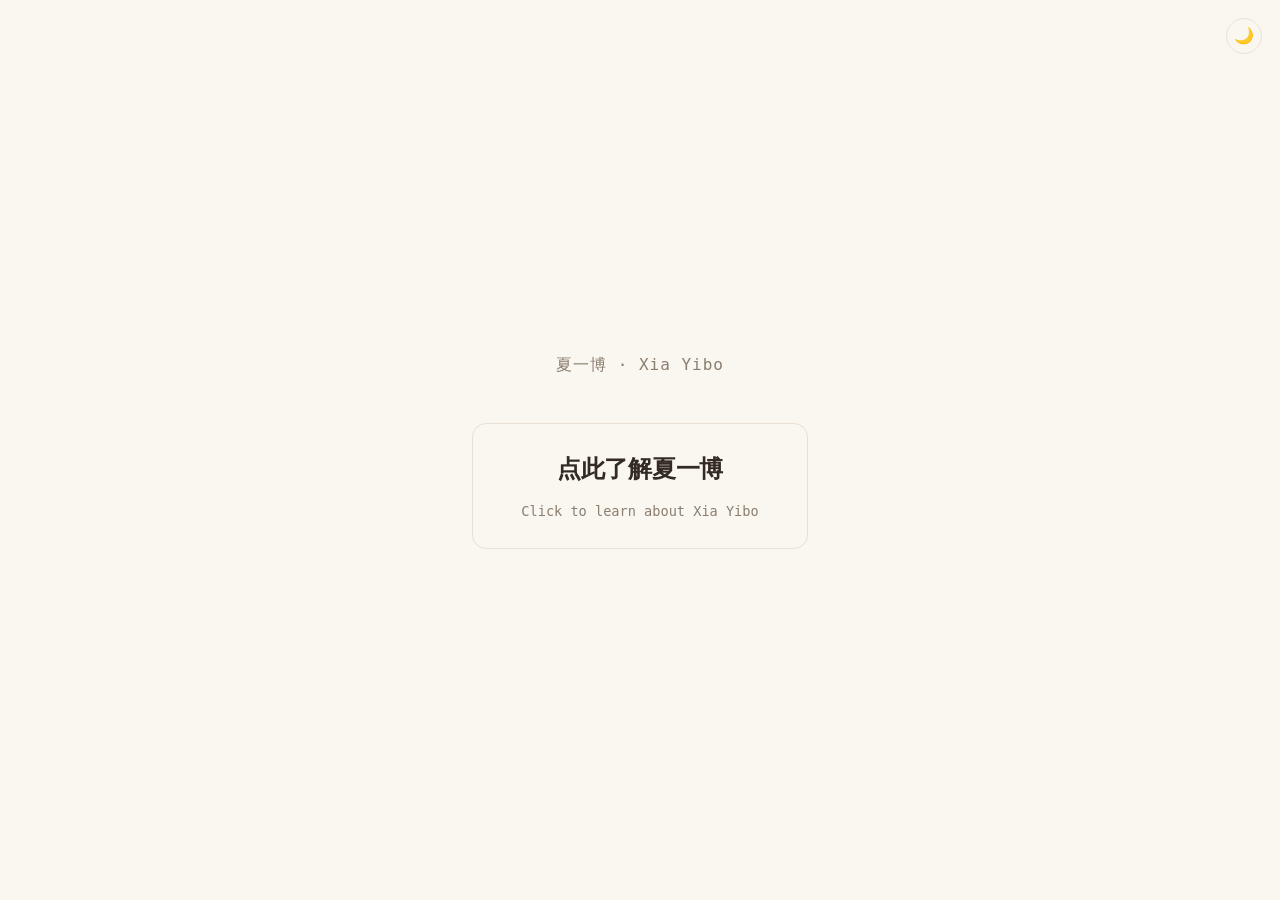
<file: index.html>
<!DOCTYPE html>
<html lang="zh-CN">
<head>
  <meta charset="UTF-8" />
  <meta name="viewport" content="width=device-width, initial-scale=1.0" />
  <title>夏一博 · Xia Yibo</title>
  <script src="js/theme.js"></script>
  <link rel="stylesheet" href="css/style.css" />
</head>
<body class="landing">
  <button class="theme-toggle theme-toggle--fixed" data-theme-toggle type="button" aria-label="切换主题">
    <span class="theme-toggle__icon">🌙</span>
  </button>
  <main class="landing__wrap">
    <p class="landing__name">夏一博 · Xia Yibo</p>
    <a class="landing__enter" href="home.html">
      <span class="landing__enter-main">点此了解夏一博</span>
      <span class="landing__enter-sub">Click to learn about Xia Yibo</span>
    </a>
  </main>
</body>
</html>
</file>
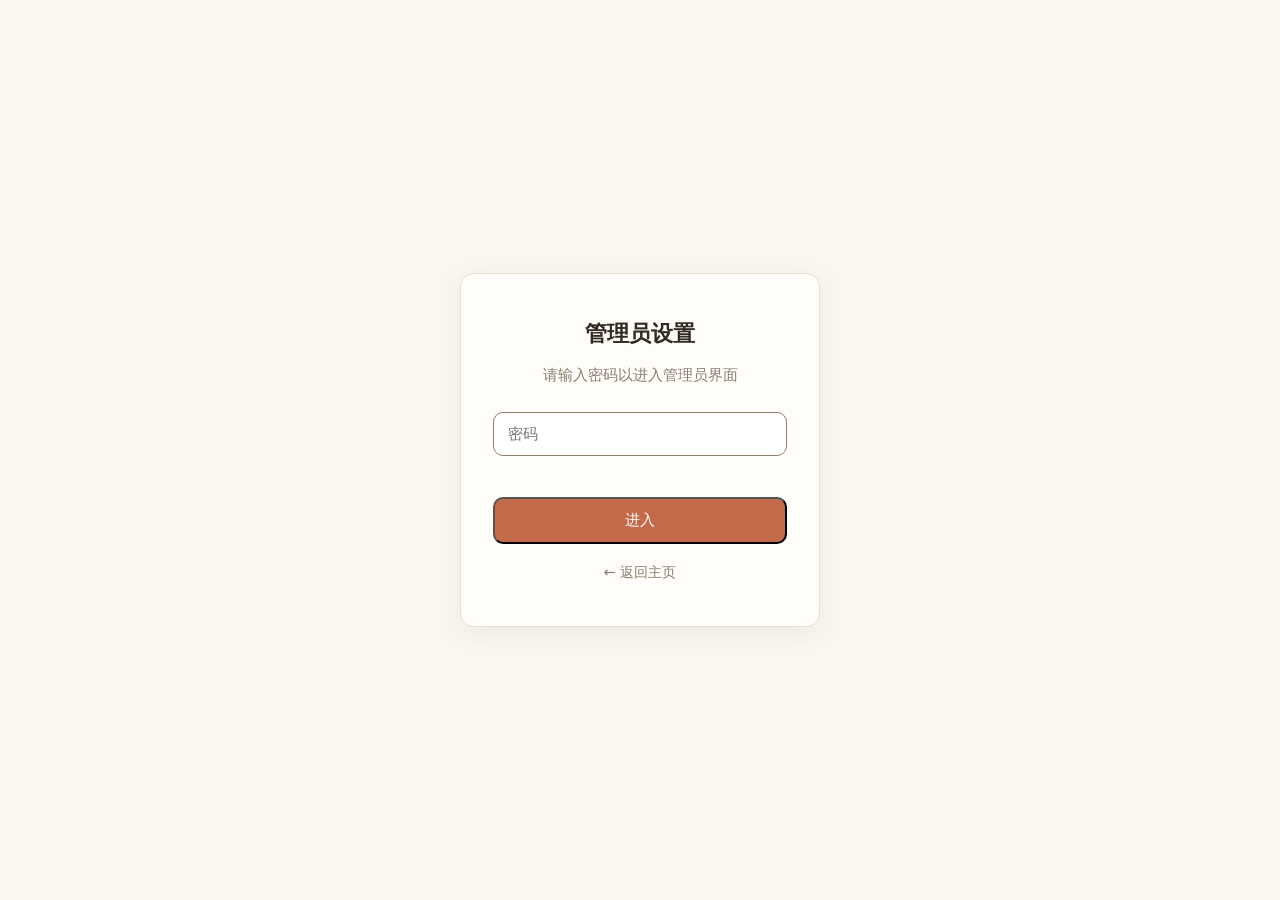
<file: admin.html>
<!DOCTYPE html>
<html lang="zh-CN">
<head>
  <meta charset="UTF-8" />
  <meta name="viewport" content="width=device-width, initial-scale=1.0" />
  <title>管理员设置 · 夏一博</title>
  <script src="js/theme.js"></script>
  <link rel="stylesheet" href="css/style.css" />
  <link rel="stylesheet" href="css/admin.css" />
</head>
<body class="admin">
  <!-- 密码门 -->
  <div class="admin__gate" id="gate">
    <div class="admin__card">
      <h1>管理员设置</h1>
      <p class="admin__hint">请输入密码以进入管理员界面</p>
      <input type="password" id="pw-input" class="admin__input" placeholder="密码" autocomplete="current-password" />
      <p class="admin__error" id="pw-error"></p>
      <button class="btn btn--primary" id="pw-submit" type="button" style="width:100%">进入</button>
      <a class="admin__back" href="home.html">← 返回主页</a>
    </div>
  </div>

  <!-- 编辑器 -->
  <div class="admin__editor" id="editor" hidden>
    <header class="admin__bar">
      <h1>管理员设置</h1>
      <div class="admin__bar-actions">
        <button class="theme-toggle" data-theme-toggle type="button" aria-label="切换主题">
          <span class="theme-toggle__icon">🌙</span>
        </button>
        <a class="btn btn--ghost" href="home.html">查看主页</a>
        <button class="btn btn--ghost" id="btn-logout" type="button">退出</button>
        <button class="btn btn--ghost" id="btn-reset" type="button">恢复默认</button>
        <button class="btn btn--primary" id="btn-save" type="button">保存</button>
      </div>
    </header>
    <main class="admin__form" id="admin-form"></main>
    <p class="admin__saved" id="saved-toast"></p>
  </div>

  <!-- 导出结果弹窗 -->
  <div class="admin__modal" id="data-modal" hidden>
    <div class="admin__modal-card">
      <h2>已生成 data.json</h2>
      <p class="admin__hint">请把下面的内容保存为 data.json 文件，上传到 GitHub 仓库根目录（和 index.html、home.html 同一层）。</p>
      <textarea id="data-output" class="admin__output" readonly></textarea>
      <div class="admin__modal-actions">
        <button class="btn btn--primary" id="btn-download-json" type="button">下载 data.json</button>
        <button class="btn btn--ghost" id="btn-copy-json" type="button">复制 JSON</button>
        <button class="btn btn--ghost" id="btn-modal-close" type="button">关闭</button>
      </div>
    </div>
  </div>

  <script src="js/config.js"></script>
  <script src="js/site-data.js"></script>
  <script src="js/admin.js"></script>
</body>
</html>
</file>
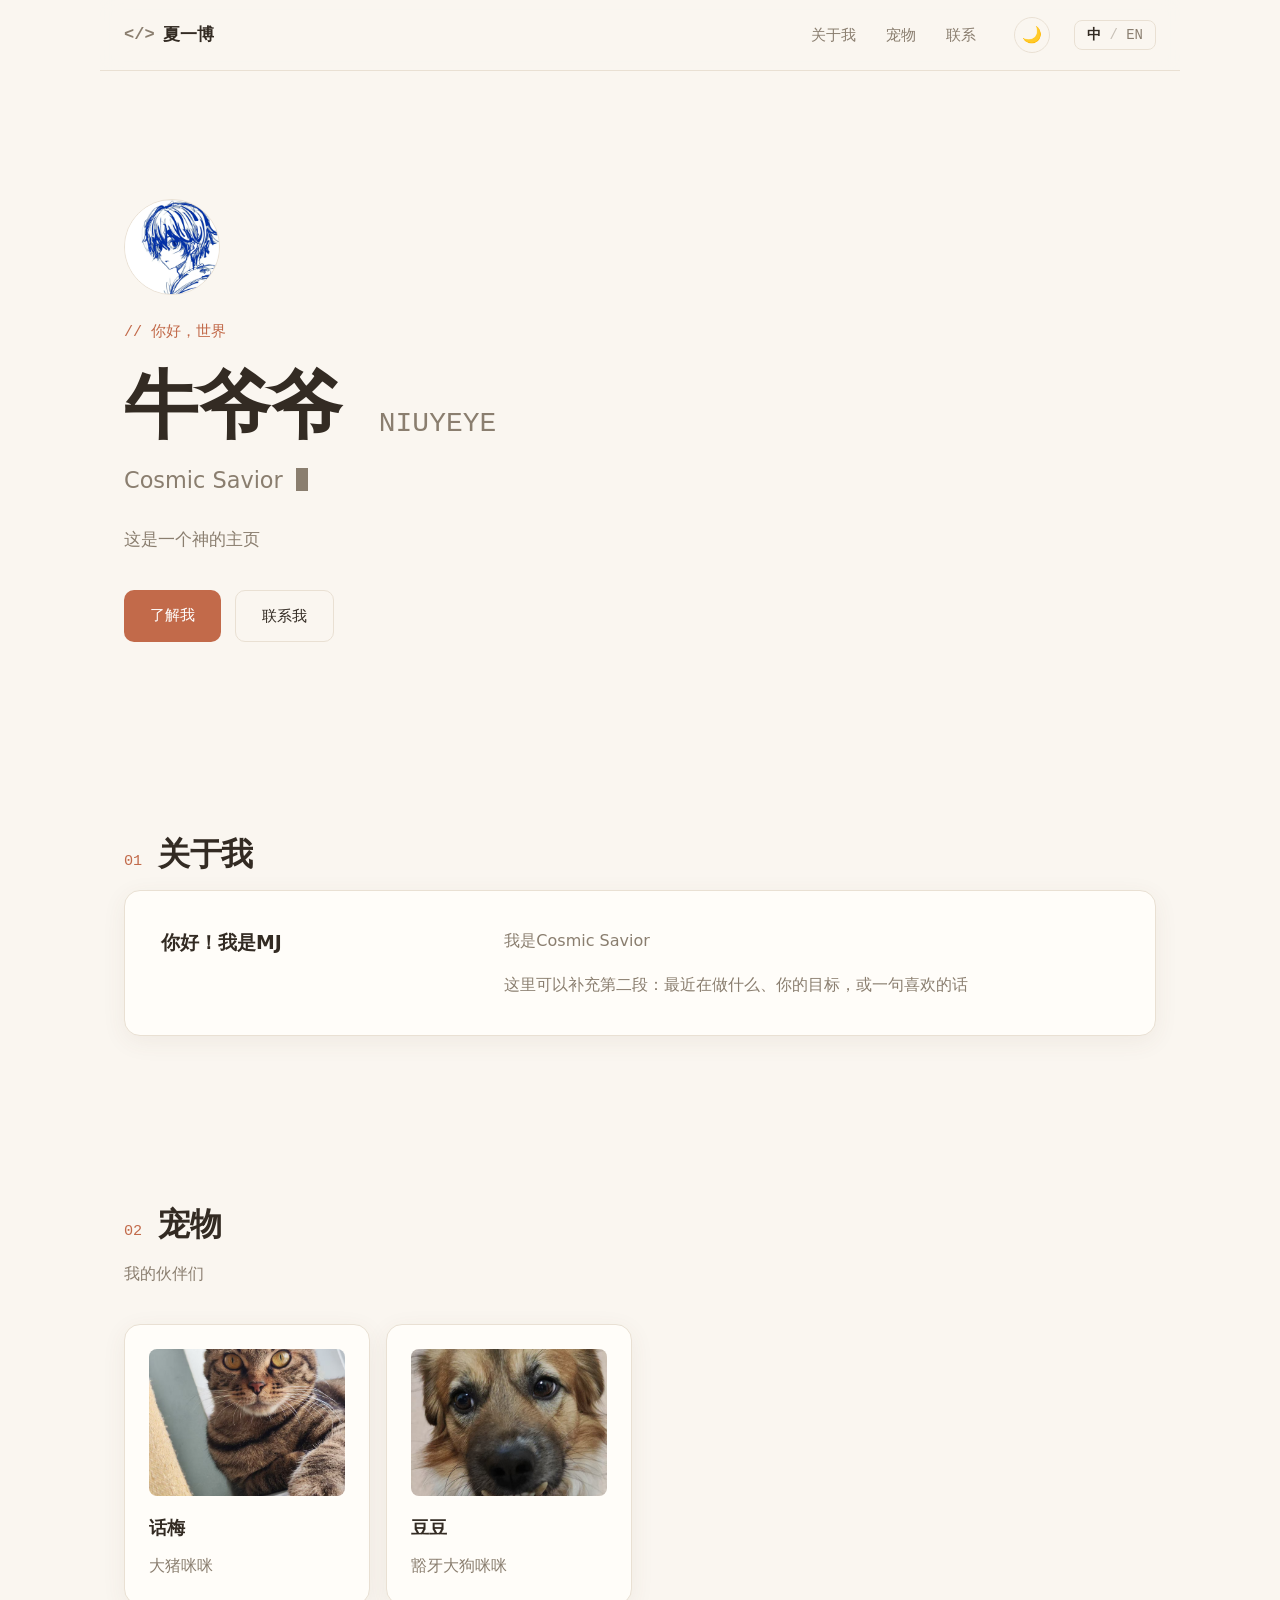
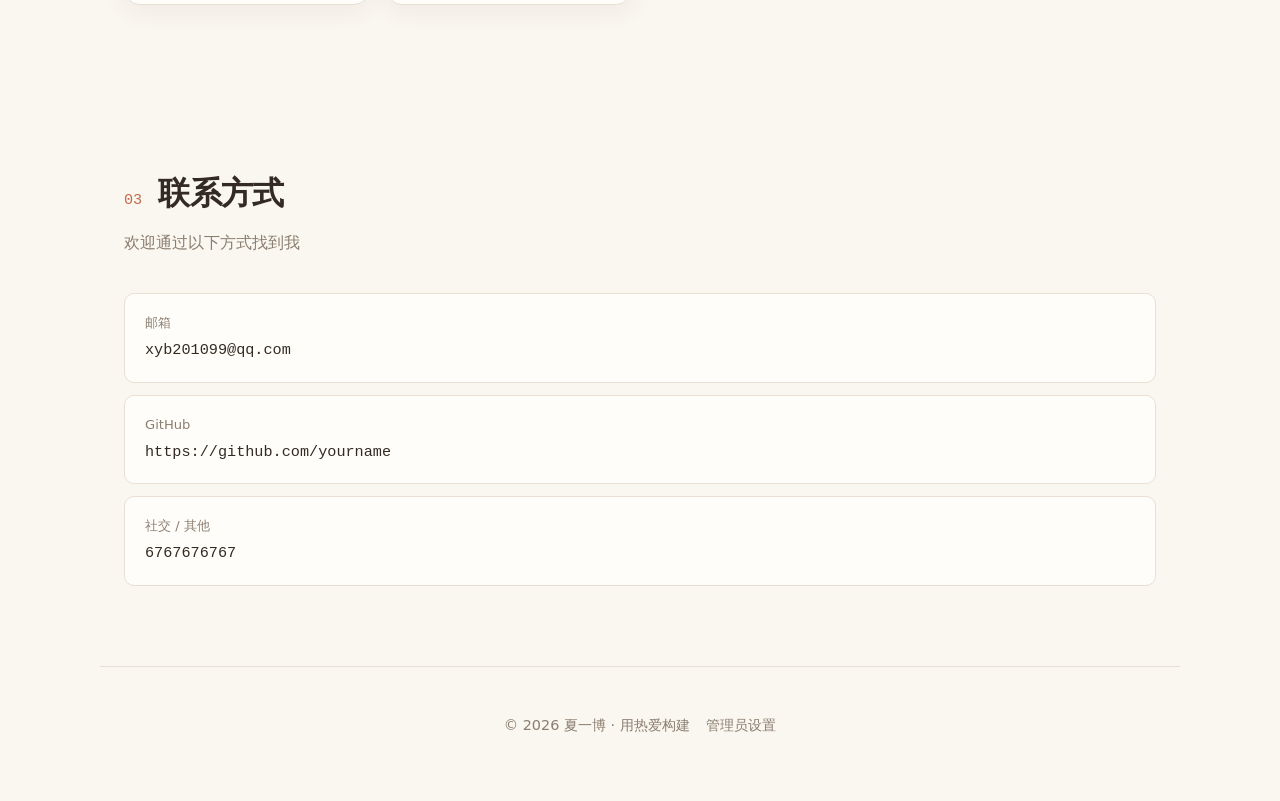
<file: home.html>
<!DOCTYPE html>
<html lang="zh-CN">
<head>
  <meta charset="UTF-8" />
  <meta name="viewport" content="width=device-width, initial-scale=1.0" />
  <meta name="description" content="夏一博的个人主页" />
  <title>夏一博 · Xia Yibo</title>
  <script src="js/theme.js"></script>
  <link rel="stylesheet" href="css/style.css" />
</head>
<body>
  <!-- 顶部导航 -->
  <header class="nav" id="top">
    <a class="nav__logo" href="index.html">
      <span class="nav__logo-mark">&lt;/&gt;</span>
      <span>夏一博</span>
    </a>
    <nav class="nav__links" id="nav-links">
      <a href="#about" data-i18n="nav.about">关于我</a>
      <a href="#pets" data-i18n="nav.pets">宠物</a>
      <a href="#contact" data-i18n="nav.contact">联系</a>
    </nav>
    <button class="theme-toggle" data-theme-toggle type="button" aria-label="切换主题">
      <span class="theme-toggle__icon">🌙</span>
    </button>
    <button class="lang-switch" id="lang-switch" type="button" aria-label="Switch language">
      <span class="lang-switch__zh">中</span>
      <span class="lang-switch__sep">/</span>
      <span class="lang-switch__en">EN</span>
    </button>
    <button class="nav__burger" id="nav-burger" type="button" aria-label="菜单">
      <span></span><span></span><span></span>
    </button>
  </header>

  <main>
    <!-- 首屏 Hero -->
    <section class="hero">
      <div class="hero__avatar" id="hero-avatar"></div>
      <p class="hero__eyebrow" data-i18n="hero.eyebrow">// 你好，世界</p>
      <h1 class="hero__name">
        <span id="hero-name">夏一博</span>
        <span class="hero__name-en" id="hero-name-en">Xia Yibo</span>
      </h1>
      <p class="hero__title">
        <span id="hero-role">在校学生</span>
        <span class="hero__cursor" aria-hidden="true"></span>
      </p>
      <p class="hero__subtitle" id="hero-subtitle">保持好奇，持续学习。这是一个关于我的主页。</p>
      <div class="hero__actions">
        <a class="btn btn--primary" href="#about" data-i18n="hero.cta1">了解我</a>
        <a class="btn btn--ghost" href="#contact" data-i18n="hero.cta2">联系我</a>
      </div>
    </section>

    <!-- 关于我 -->
    <section class="section" id="about">
      <div class="section__head">
        <span class="section__index">01</span>
        <h2 class="section__title" data-i18n="about.title">关于我</h2>
      </div>
      <div class="about__grid">
        <p class="about__lead" id="about-lead">你好！我是夏一博，一名在校学生。</p>
        <div class="about__body" id="about-body">
          <p>这里是一段关于我的介绍占位：专业方向、兴趣爱好，以及我正在学习的内容。</p>
          <p>这里可以补充第二段：最近在做什么、你的目标，或一句喜欢的话。</p>
        </div>
      </div>
    </section>

    <!-- 宠物 -->
    <section class="section" id="pets">
      <div class="section__head">
        <span class="section__index">02</span>
        <h2 class="section__title" data-i18n="pets.title">宠物</h2>
      </div>
      <p class="section__subtitle" data-i18n="pets.subtitle">我的伙伴们</p>
      <div class="pets__grid" id="pets-grid">
        <article class="pet-card">
          <h3 class="pet-card__name">宠物一</h3>
          <p class="pet-card__desc">宠物介绍占位。</p>
        </article>
        <article class="pet-card">
          <h3 class="pet-card__name">宠物二</h3>
          <p class="pet-card__desc">宠物介绍占位。</p>
        </article>
      </div>
    </section>

    <!-- 自定义板块（由管理员在后台添加） -->
    <div id="custom-sections"></div>

    <!-- 联系 -->
    <section class="section" id="contact">
      <div class="section__head">
        <span class="section__index" id="contact-index">03</span>
        <h2 class="section__title" data-i18n="contact.title">联系方式</h2>
      </div>
      <p class="section__subtitle" data-i18n="contact.subtitle">欢迎通过以下方式找到我</p>
      <div class="contact__list" id="contact-list">
        <a class="contact__item" href="mailto:your-email@example.com">
          <span class="contact__meta">
            <span class="contact__label">邮箱</span>
            <span class="contact__value">your-email@example.com</span>
          </span>
        </a>
        <a class="contact__item" href="https://github.com/yourname" target="_blank" rel="noopener">
          <span class="contact__meta">
            <span class="contact__label">GitHub</span>
            <span class="contact__value">https://github.com/yourname</span>
          </span>
        </a>
        <div class="contact__item">
          <span class="contact__meta">
            <span class="contact__label">社交 / 其他</span>
            <span class="contact__value">你的社交链接</span>
          </span>
        </div>
      </div>
    </section>
  </main>

  <footer class="footer">
    <p>
      © <span id="year">2026</span> 夏一博 · <span data-i18n="footer.text">用热爱构建</span>
      <a class="footer__admin" href="admin.html" data-i18n="footer.admin">管理员设置</a>
    </p>
  </footer>

  <script src="js/config.js"></script>
  <script src="js/site-data.js"></script>
  <script src="js/main.js"></script>
</body>
</html>
</file>
<file: css/style.css>
/* ============ 主题变量 ============ */
:root {
  --bg: #faf6f0;
  --bg-soft: #f3ece2;
  --panel: #fffdf9;
  --panel-solid: #ffffff;
  --border: #e9e0d3;
  --text: #332b23;
  --text-dim: #8a7e6f;
  --accent: #c26a4a;
  --accent-soft: rgba(194, 106, 74, 0.12);
  --btn-text: #ffffff;
  --nav-bg: rgba(250, 246, 240, 0.86);
  --danger: #c0392b;
  --shadow: 0 6px 24px rgba(94, 76, 58, 0.07);
  --font-sans: "Segoe UI", "PingFang SC", "Microsoft YaHei", system-ui, -apple-system, sans-serif;
  --font-mono: "SF Mono", "Cascadia Code", Consolas, monospace;
  --radius: 16px;
  --maxw: 1080px;
}

:root[data-theme="dark"] {
  --bg: #17130f;
  --bg-soft: #221b15;
  --panel: #211a14;
  --panel-solid: #1b1510;
  --border: #3a3128;
  --text: #ece3d6;
  --text-dim: #a4967f;
  --accent: #e08a63;
  --accent-soft: rgba(224, 138, 99, 0.16);
  --btn-text: #241309;
  --nav-bg: rgba(23, 19, 15, 0.86);
  --danger: #e07a6a;
  --shadow: 0 6px 24px rgba(0, 0, 0, 0.4);
}

/* ============ 基础 ============ */
* { box-sizing: border-box; }

html { scroll-behavior: smooth; }

body {
  margin: 0;
  background: var(--bg);
  color: var(--text);
  font-family: var(--font-sans);
  line-height: 1.75;
  -webkit-font-smoothing: antialiased;
  overflow-x: hidden;
  transition: background-color .3s ease, color .3s ease;
}

a { color: inherit; text-decoration: none; }

/* ============ 落地页 ============ */
.landing {
  min-height: 100vh;
  display: grid;
  place-items: center;
  padding: 24px;
}
.landing__wrap { text-align: center; }
.landing__name {
  font-family: var(--font-mono);
  color: var(--text-dim);
  margin: 0 0 44px;
  letter-spacing: 1px;
}
.landing__enter {
  display: inline-block;
  padding: 24px 48px;
  border: 1px solid var(--border);
  border-radius: 14px;
  transition: background .2s, border-color .2s, color .2s;
}
.landing__enter:hover { background: var(--accent); border-color: var(--accent); color: var(--btn-text); }
.landing__enter-main {
  display: block;
  font-size: 1.5rem;
  font-weight: 650;
  letter-spacing: -0.01em;
}
.landing__enter-sub {
  display: block;
  font-family: var(--font-mono);
  font-size: 0.85rem;
  color: var(--text-dim);
  margin-top: 10px;
}
.landing__enter:hover .landing__enter-sub { color: var(--btn-text); }

/* ============ 导航 ============ */
.nav {
  position: sticky;
  top: 0;
  z-index: 50;
  display: flex;
  align-items: center;
  gap: 24px;
  max-width: var(--maxw);
  margin: 0 auto;
  padding: 16px 24px;
  background: var(--nav-bg);
  backdrop-filter: blur(10px);
  border-bottom: 1px solid var(--border);
}

.nav__logo {
  display: flex;
  align-items: center;
  gap: 8px;
  font-weight: 600;
  font-size: 17px;
  margin-right: auto;
}
.nav__logo-mark {
  font-family: var(--font-mono);
  color: var(--text-dim);
}

.nav__links { display: flex; gap: 2px; }
.nav__links a {
  padding: 6px 14px;
  border-radius: 8px;
  color: var(--text-dim);
  font-size: 15px;
  transition: color .15s;
}
.nav__links a:hover { color: var(--text); }
.nav__links a.active { color: var(--text); font-weight: 600; }

.lang-switch {
  font-family: var(--font-mono);
  font-size: 14px;
  color: var(--text-dim);
  background: transparent;
  border: 1px solid var(--border);
  border-radius: 8px;
  padding: 5px 12px;
  cursor: pointer;
  transition: color .15s, border-color .15s;
}
.lang-switch:hover { color: var(--text); border-color: var(--text-dim); }
.lang-switch.is-en .lang-switch__en { color: var(--text); font-weight: 600; }
.lang-switch:not(.is-en) .lang-switch__zh { color: var(--text); font-weight: 600; }
.lang-switch__sep { opacity: .45; }

.nav__burger {
  display: none;
  flex-direction: column;
  gap: 5px;
  background: transparent;
  border: 0;
  padding: 6px;
  cursor: pointer;
}
.nav__burger span {
  width: 22px;
  height: 2px;
  background: var(--text);
  transition: transform .2s;
}

/* ============ Hero ============ */
.hero {
  max-width: var(--maxw);
  margin: 0 auto;
  padding: 128px 24px 104px;
  min-height: 72vh;
  display: flex;
  flex-direction: column;
  justify-content: center;
}

.hero__eyebrow {
  font-family: var(--font-mono);
  color: var(--accent);
  margin: 0 0 20px;
  font-size: 0.95rem;
}

.hero__name {
  font-size: clamp(2.5rem, 7vw, 4.6rem);
  line-height: 1.08;
  margin: 0 0 16px;
  font-weight: 700;
  letter-spacing: -0.03em;
}
.hero__name-en {
  display: inline-block;
  margin-left: 16px;
  font-family: var(--font-mono);
  font-weight: 400;
  font-size: 0.38em;
  color: var(--text-dim);
  letter-spacing: 0;
}

.hero__title {
  font-size: clamp(1.15rem, 2.5vw, 1.4rem);
  color: var(--text-dim);
  margin: 0 0 24px;
  font-weight: 400;
}
.hero__cursor {
  display: inline-block;
  width: 0.55em;
  height: 1.05em;
  background: var(--text-dim);
  margin-left: 6px;
  vertical-align: -0.14em;
  animation: blink 1.4s steps(1) infinite;
}
@keyframes blink { 50% { opacity: 0; } }

.hero__subtitle {
  max-width: 540px;
  color: var(--text-dim);
  margin: 0 0 36px;
  font-size: 1.05rem;
}

.hero__actions { display: flex; gap: 14px; flex-wrap: wrap; }

.btn {
  padding: 12px 26px;
  border-radius: 10px;
  font-size: 15px;
  font-weight: 500;
  transition: transform .15s, background .15s, border-color .15s;
}
.btn--primary { background: var(--accent); color: var(--btn-text); }
.btn--ghost { border: 1px solid var(--border); color: var(--text); }
.btn--primary:hover { transform: translateY(-2px); }
.btn--ghost:hover { transform: translateY(-2px); border-color: var(--text-dim); }

/* ============ 通用 Section ============ */
.section {
  max-width: var(--maxw);
  margin: 0 auto;
  padding: 80px 24px;
}

.section__head {
  display: flex;
  align-items: baseline;
  gap: 16px;
  margin-bottom: 8px;
}
.section__index {
  font-family: var(--font-mono);
  color: var(--accent);
  font-size: 0.95rem;
}
.section__title {
  font-size: clamp(1.5rem, 3.5vw, 2rem);
  margin: 0;
  font-weight: 650;
  letter-spacing: -0.02em;
}
.section__subtitle { color: var(--text-dim); margin: 4px 0 36px; }

/* ============ 关于我 ============ */
.about__grid {
  display: grid;
  grid-template-columns: 1fr 2fr;
  gap: 36px;
  padding: 36px;
  background: var(--panel);
  border: 1px solid var(--border);
  border-radius: var(--radius);
  box-shadow: var(--shadow);
}
.about__lead { font-size: 1.18rem; font-weight: 600; margin: 0; line-height: 1.6; }
.about__body p { margin: 0 0 16px; color: var(--text-dim); }
.about__body p:last-child { margin-bottom: 0; }

/* ============ 宠物 ============ */
.pets__grid {
  display: grid;
  grid-template-columns: repeat(auto-fill, minmax(240px, 1fr));
  gap: 16px;
}
.pet-card {
  padding: 24px;
  background: var(--panel);
  border: 1px solid var(--border);
  border-radius: var(--radius);
  box-shadow: var(--shadow);
  transition: border-color .15s, transform .15s, box-shadow .15s;
}
.pet-card:hover { border-color: var(--accent); transform: translateY(-3px); }
.pet-card__name { margin: 0 0 8px; font-size: 1.15rem; font-weight: 650; }
.pet-card__desc { margin: 0; color: var(--text-dim); }

/* ============ 联系 ============ */
.contact__list { display: grid; gap: 12px; }
.contact__item {
  display: flex;
  align-items: center;
  padding: 18px 20px;
  background: var(--panel);
  border: 1px solid var(--border);
  border-radius: 10px;
  transition: border-color .15s;
}
.contact__item:hover { border-color: var(--text-dim); }
.contact__meta { display: flex; flex-direction: column; gap: 2px; }
.contact__label { font-size: 0.82rem; color: var(--text-dim); }
.contact__value { font-family: var(--font-mono); font-size: 0.95rem; }

/* ============ 页脚 ============ */
.footer {
  max-width: var(--maxw);
  margin: 0 auto;
  padding: 32px 24px 48px;
  text-align: center;
  color: var(--text-dim);
  border-top: 1px solid var(--border);
  font-size: 0.9rem;
}
.footer__admin { margin-left: 12px; }
.footer__admin:hover { color: var(--text); }

/* ============ 进入动画 ============ */
.reveal {
  opacity: 0;
  transform: translateY(16px);
  transition: opacity .5s ease, transform .5s ease;
}
.reveal.is-visible { opacity: 1; transform: none; }

/* ============ 响应式 ============ */
@media (max-width: 720px) {
  .nav { flex-wrap: wrap; }
  .nav__links {
    position: absolute;
    top: 100%;
    left: 0;
    right: 0;
    flex-direction: column;
    background: var(--bg);
    padding: 12px 24px;
    border-bottom: 1px solid var(--border);
    display: none;
  }
  .nav__links.open { display: flex; }
  .nav__burger { display: flex; }
  .about__grid { grid-template-columns: 1fr; }
}

@media (prefers-reduced-motion: reduce) {
  * { animation: none !important; transition: none !important; }
  html { scroll-behavior: auto; }
}

/* ============ 头像 ============ */
.hero__avatar {
  width: 96px;
  height: 96px;
  border-radius: 50%;
  overflow: hidden;
  margin-bottom: 24px;
  background: var(--bg-soft);
  border: 1px solid var(--border);
  display: grid;
  place-items: center;
  font-size: 2rem;
  font-weight: 650;
  color: var(--text-dim);
}
.hero__avatar img { width: 100%; height: 100%; object-fit: cover; display: block; }

/* ============ 宠物图片 ============ */
.pet-card__img {
  aspect-ratio: 4 / 3;
  border-radius: 8px;
  overflow: hidden;
  margin-bottom: 16px;
  background: var(--bg-soft);
}
.pet-card__img img { width: 100%; height: 100%; object-fit: cover; display: block; }

/* ============ 自定义板块正文 ============ */
.custom-section__body p { color: var(--text-dim); margin: 0 0 12px; }
.custom-section__body p:last-child { margin-bottom: 0; }

/* ============ 主题切换按钮 ============ */
.theme-toggle {
  display: grid;
  place-items: center;
  width: 36px;
  height: 36px;
  border: 1px solid var(--border);
  border-radius: 50%;
  background: transparent;
  cursor: pointer;
  font-size: 16px;
  line-height: 1;
  transition: border-color .15s, background .15s;
}
.theme-toggle:hover { border-color: var(--accent); background: var(--accent-soft); }
.theme-toggle__icon { pointer-events: none; }
.theme-toggle--fixed { position: fixed; top: 18px; right: 18px; z-index: 60; }
</file>
<file: css/admin.css>
/* ============ 管理员界面样式 ============ */

[hidden] { display: none !important; }

.admin { background: var(--bg); color: var(--text); }

/* 密码门 */
.admin__gate {
  min-height: 100vh;
  display: grid;
  place-items: center;
  padding: 24px;
}
.admin__card {
  width: 100%;
  max-width: 360px;
  text-align: center;
  padding: 40px 32px;
  background: var(--panel);
  border: 1px solid var(--border);
  border-radius: 14px;
  box-shadow: var(--shadow);
}
.admin__card h1 { margin: 0 0 8px; font-size: 1.4rem; font-weight: 650; }
.admin__hint { color: var(--text-dim); margin: 0 0 24px; font-size: 0.95rem; }
.admin__input {
  width: 100%;
  padding: 12px 14px;
  font-size: 15px;
  border: 1px solid var(--border);
  border-radius: 10px;
  background: var(--panel-solid);
  margin-bottom: 12px;
  font-family: inherit;
}
.admin__input:focus { outline: none; border-color: var(--text-dim); }
.admin__error { color: var(--danger); font-size: 0.85rem; margin: 0 0 12px; min-height: 1.2em; }
.admin__back { display: inline-block; margin-top: 16px; color: var(--text-dim); font-size: 0.9rem; }
.admin__back:hover { color: var(--text); }

/* 顶栏 */
.admin__bar {
  display: flex;
  align-items: center;
  gap: 16px;
  flex-wrap: wrap;
  max-width: var(--maxw);
  margin: 0 auto;
  padding: 16px 24px;
  border-bottom: 1px solid var(--border);
  position: sticky;
  top: 0;
  background: var(--nav-bg);
  backdrop-filter: blur(10px);
  z-index: 10;
}
.admin__bar h1 { font-size: 1.2rem; font-weight: 650; margin: 0 auto 0 0; }
.admin__bar-actions { display: flex; gap: 10px; flex-wrap: wrap; }

/* 表单 */
.admin__form {
  max-width: var(--maxw);
  margin: 0 auto;
  padding: 32px 24px 96px;
  display: grid;
  gap: 24px;
}
.admin__section {
  background: var(--panel);
  border: 1px solid var(--border);
  border-radius: 12px;
  padding: 24px;
  box-shadow: var(--shadow);
}
.admin__section-title { margin: 0 0 16px; font-size: 1.05rem; font-weight: 650; }
.admin__grid { display: grid; grid-template-columns: 1fr 1fr; gap: 14px; }
.admin__field { display: flex; flex-direction: column; gap: 6px; }
.admin__field--span { grid-column: 1 / -1; }
.admin__field-label { font-size: 0.85rem; color: var(--text-dim); }
.admin__field-input {
  padding: 10px 12px;
  font-size: 14px;
  border: 1px solid var(--border);
  border-radius: 8px;
  background: var(--panel-solid);
  font-family: inherit;
  resize: vertical;
}
.admin__field-input:focus { outline: none; border-color: var(--text-dim); }

/* 宠物卡片 */
.admin__pet {
  border: 1px solid var(--border);
  border-radius: 10px;
  padding: 16px;
  margin-bottom: 14px;
}
.admin__pet-head {
  display: flex;
  align-items: center;
  justify-content: space-between;
  margin-bottom: 12px;
}
.admin__pet-title { font-size: 0.95rem; font-weight: 600; }
.admin__pet-remove { background: transparent; border: 0; color: var(--danger); cursor: pointer; font-size: 0.85rem; padding: 4px 8px; }
.admin__pet-remove:hover { text-decoration: underline; }
.admin__add {
  background: transparent;
  border: 1px dashed var(--border);
  color: var(--text-dim);
  border-radius: 8px;
  padding: 12px;
  width: 100%;
  cursor: pointer;
  font-size: 0.9rem;
  font-family: inherit;
}
.admin__add:hover { color: var(--text); border-color: var(--text-dim); }

/* 保存提示 */
.admin__saved {
  position: fixed;
  bottom: 24px;
  left: 50%;
  transform: translateX(-50%);
  background: var(--text);
  color: var(--bg);
  padding: 10px 18px;
  border-radius: 8px;
  font-size: 0.9rem;
  opacity: 0;
  pointer-events: none;
  transition: opacity .25s;
}
.admin__saved.show { opacity: 1; }

/* 图片字段 */
.admin__image-row { display: flex; gap: 14px; align-items: flex-start; }
.admin__image-preview {
  width: 80px;
  height: 80px;
  flex: none;
  border: 1px solid var(--border);
  border-radius: 10px;
  overflow: hidden;
  background: var(--bg-soft);
  display: grid;
  place-items: center;
}
.admin__image-preview img { width: 100%; height: 100%; object-fit: cover; display: block; }
.admin__image-empty { color: var(--text-dim); font-size: 0.78rem; }
.admin__image-controls { flex: 1; display: flex; flex-direction: column; gap: 8px; min-width: 0; }
.admin__image-file { font-size: 0.85rem; color: var(--text-dim); }
.admin__image-clear {
  align-self: flex-start;
  background: transparent;
  border: 0;
  color: var(--danger);
  cursor: pointer;
  font-size: 0.85rem;
  padding: 0;
}
.admin__image-clear:hover { text-decoration: underline; }

@media (max-width: 640px) {
  .admin__grid { grid-template-columns: 1fr; }
  .admin__image-row { flex-direction: column; }
}

/* 导出结果弹窗 */
.admin__modal {
  position: fixed;
  inset: 0;
  z-index: 100;
  display: grid;
  place-items: center;
  padding: 24px;
  background: rgba(0, 0, 0, 0.5);
}
.admin__modal-card {
  width: 100%;
  max-width: 640px;
  max-height: 85vh;
  display: flex;
  flex-direction: column;
  background: var(--panel);
  border: 1px solid var(--border);
  border-radius: 14px;
  padding: 24px;
  box-shadow: var(--shadow);
}
.admin__modal-card h2 { margin: 0 0 8px; font-size: 1.2rem; font-weight: 650; }
.admin__output {
  width: 100%;
  min-height: 220px;
  flex: 1;
  margin: 12px 0;
  padding: 12px;
  font-family: var(--font-mono);
  font-size: 12px;
  line-height: 1.5;
  border: 1px solid var(--border);
  border-radius: 8px;
  background: var(--panel-solid);
  color: var(--text);
  resize: vertical;
}
.admin__modal-actions { display: flex; gap: 10px; flex-wrap: wrap; justify-content: flex-end; }
</file>
